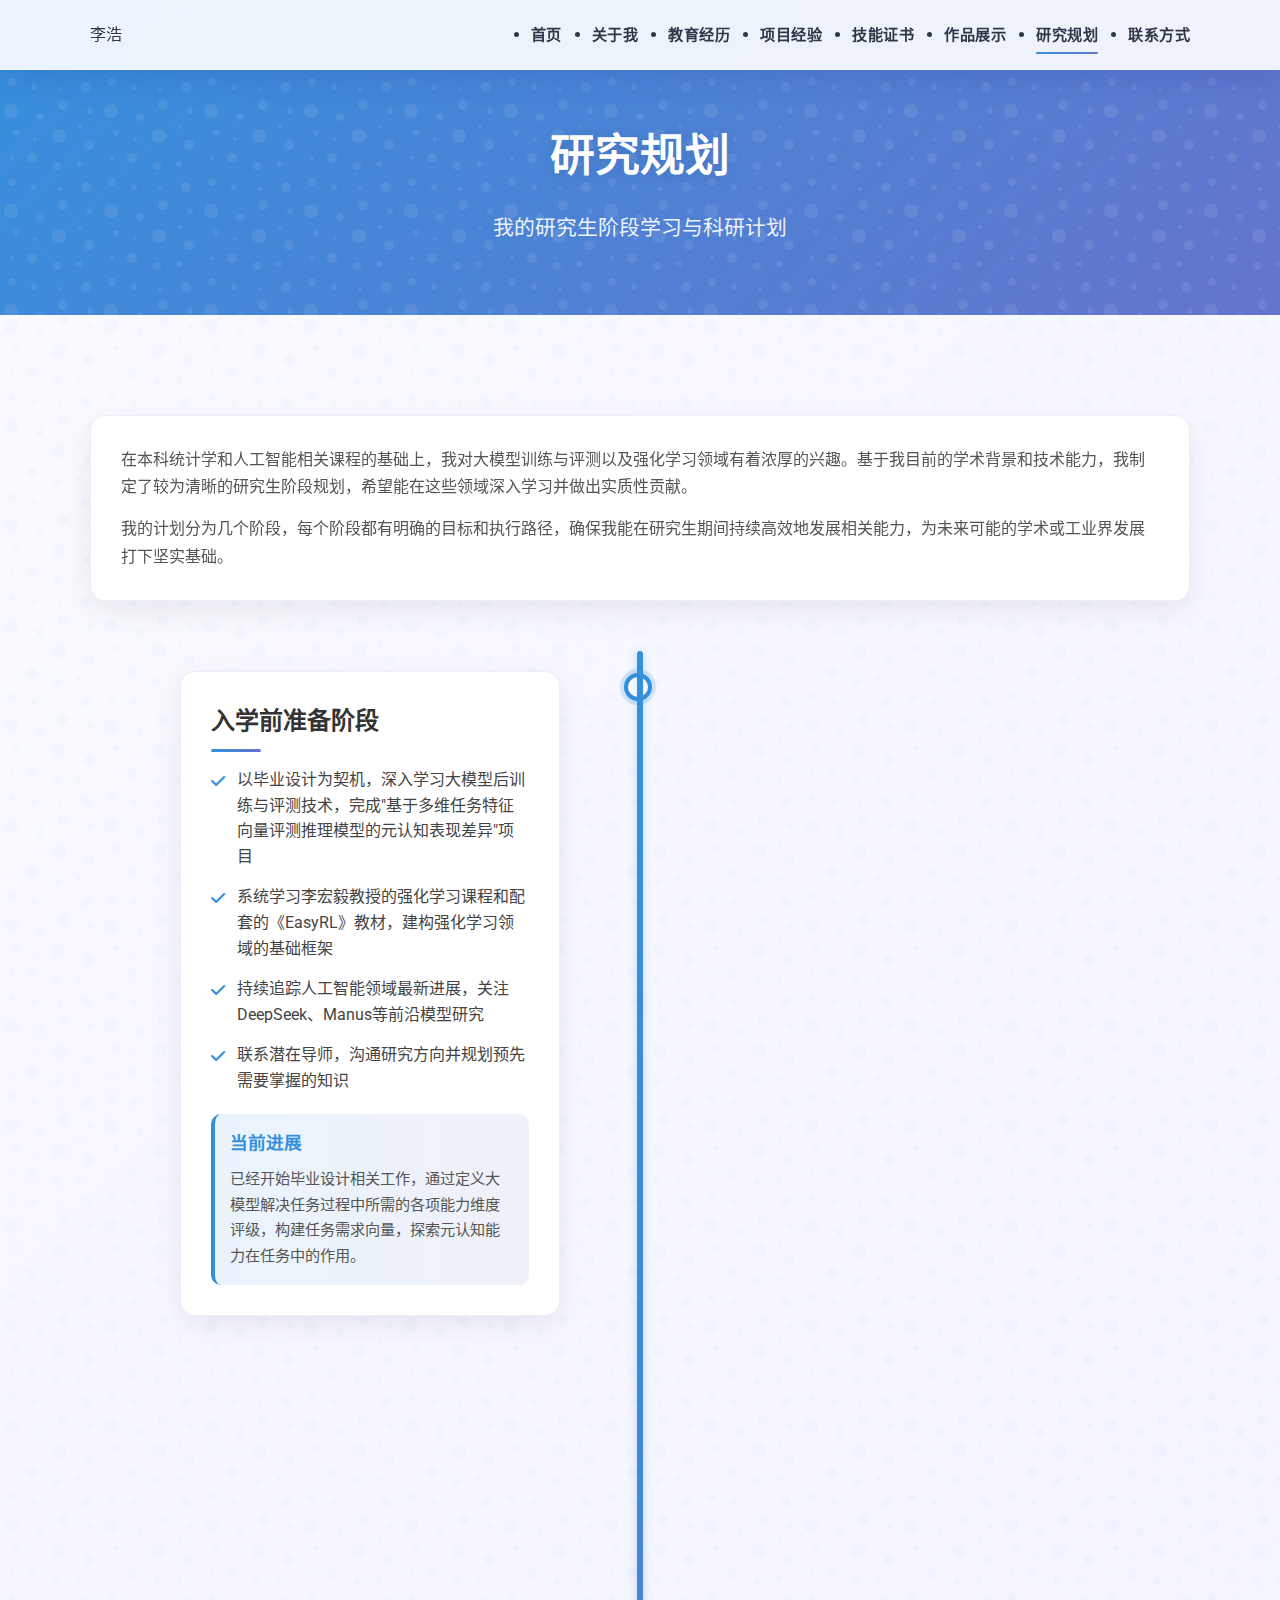
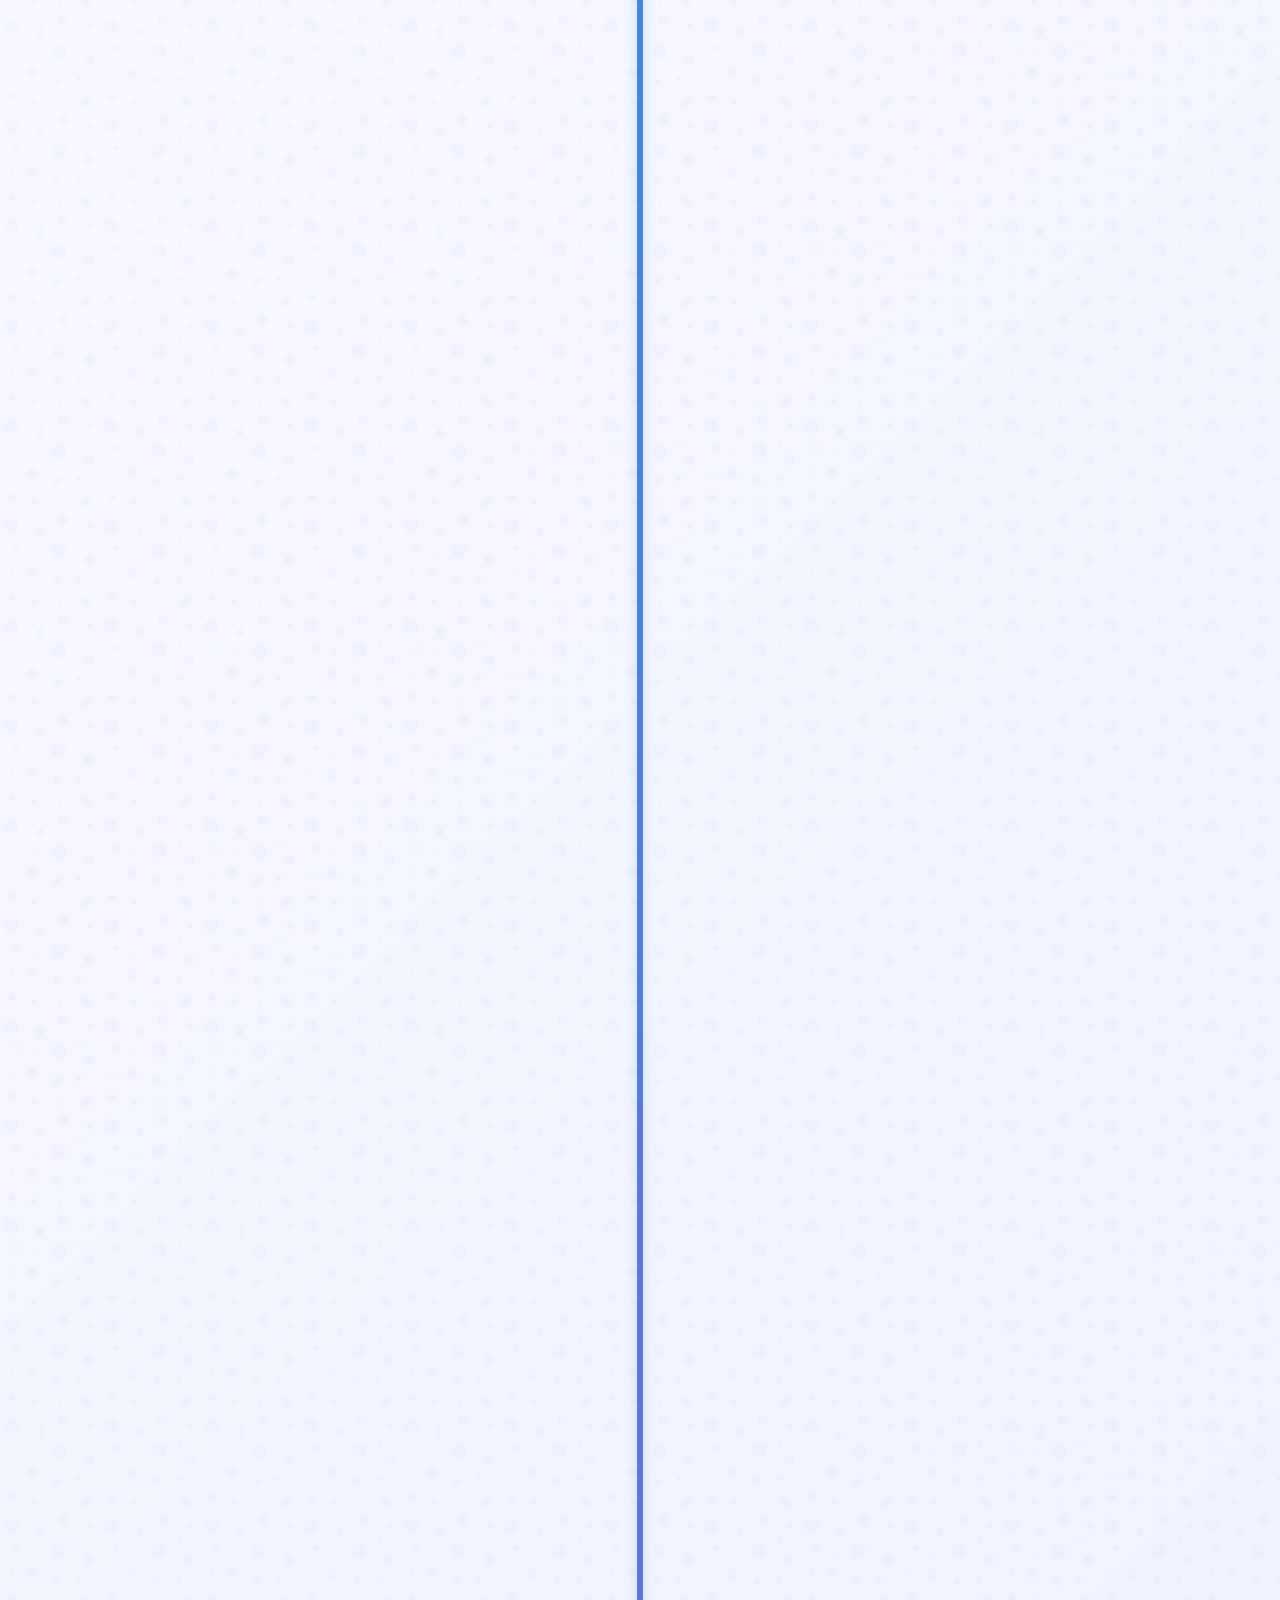
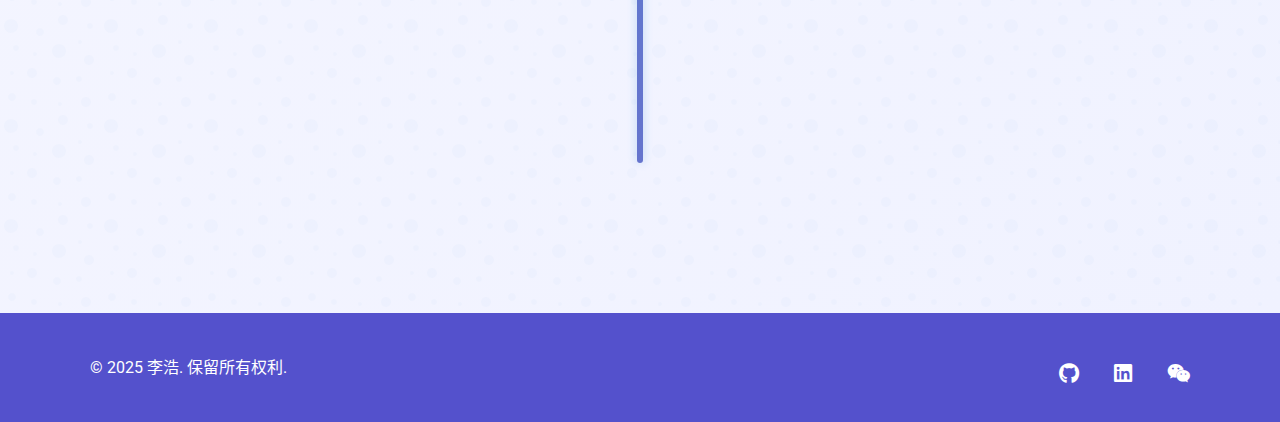
<file: ps/pages/research.html>
<!DOCTYPE html>
<html lang="zh-CN">
<head>
    <meta charset="UTF-8">
    <meta name="viewport" content="width=device-width, initial-scale=1.0">
    <title>研究规划 - 李浩个人主页</title>
    <link rel="stylesheet" href="../assets/css/main.css">
    <link rel="stylesheet" href="../assets/css/responsive.css">
    <link rel="stylesheet" href="https://cdnjs.cloudflare.com/ajax/libs/font-awesome/6.5.1/css/all.min.css">
    <link href="https://fonts.googleapis.com/css2?family=Roboto:wght@300;400;500;700;900&display=swap" rel="stylesheet">
    <link rel="shortcut icon" href="../assets/images/favicon.ico" type="image/x-icon">
    <style>
        .research-section {
            background: linear-gradient(135deg, #f9f9ff 0%, #f0f2ff 100%);
            padding: 100px 0;
            position: relative;
            overflow: hidden;
        }
        
        .research-section::before {
            content: '';
            position: absolute;
            top: 0;
            left: 0;
            width: 100%;
            height: 100%;
            background-image: url("data:image/svg+xml,%3Csvg width='100' height='100' viewBox='0 0 100 100' xmlns='http://www.w3.org/2000/svg'%3E%3Cpath d='M11 18c3.866 0 7-3.134 7-7s-3.134-7-7-7-7 3.134-7 7 3.134 7 7 7zm48 25c3.866 0 7-3.134 7-7s-3.134-7-7-7-7 3.134-7 7 3.134 7 7 7zm-43-7c1.657 0 3-1.343 3-3s-1.343-3-3-3-3 1.343-3 3 1.343 3 3 3zm63 31c1.657 0 3-1.343 3-3s-1.343-3-3-3-3 1.343-3 3 1.343 3 3 3zM34 90c1.657 0 3-1.343 3-3s-1.343-3-3-3-3 1.343-3 3 1.343 3 3 3zm56-76c1.657 0 3-1.343 3-3s-1.343-3-3-3-3 1.343-3 3 1.343 3 3 3zM12 86c2.21 0 4-1.79 4-4s-1.79-4-4-4-4 1.79-4 4 1.79 4 4 4zm28-65c2.21 0 4-1.79 4-4s-1.79-4-4-4-4 1.79-4 4 1.79 4 4 4zm23-11c2.76 0 5-2.24 5-5s-2.24-5-5-5-5 2.24-5 5 2.24 5 5 5zm-6 60c2.21 0 4-1.79 4-4s-1.79-4-4-4-4 1.79-4 4 1.79 4 4 4zm29 22c2.76 0 5-2.24 5-5s-2.24-5-5-5-5 2.24-5 5 2.24 5 5 5zM32 63c2.76 0 5-2.24 5-5s-2.24-5-5-5-5 2.24-5 5 2.24 5 5 5zm57-13c2.76 0 5-2.24 5-5s-2.24-5-5-5-5 2.24-5 5 2.24 5 5 5zm-9-21c1.105 0 2-.895 2-2s-.895-2-2-2-2 .895-2 2 .895 2 2 2zM60 91c1.105 0 2-.895 2-2s-.895-2-2-2-2 .895-2 2 .895 2 2 2zM35 41c1.105 0 2-.895 2-2s-.895-2-2-2-2 .895-2 2 .895 2 2 2zM12 60c1.105 0 2-.895 2-2s-.895-2-2-2-2 .895-2 2 .895 2 2 2z' fill='%233490dc' fill-opacity='0.05' fill-rule='evenodd'/%3E%3C/svg%3E");
            pointer-events: none;
        }
        
        .timeline-container {
            position: relative;
            max-width: 1000px;
            margin: 50px auto 0;
        }
        
        .timeline-container::after {
            content: '';
            position: absolute;
            width: 6px;
            background: linear-gradient(to bottom, #3490dc 0%, #6574cd 100%);
            top: 0;
            bottom: 0;
            left: 50%;
            margin-left: -3px;
            border-radius: 3px;
            box-shadow: 0 0 10px rgba(52, 144, 220, 0.3);
        }
        
        .timeline-item {
            padding: 20px 40px;
            position: relative;
            width: calc(50% - 40px);
            box-sizing: border-box;
            margin-bottom: 50px;
        }
        
        .timeline-item:nth-child(odd) {
            left: 0;
        }
        
        .timeline-item:nth-child(even) {
            left: 50%;
        }
        
        .timeline-item::after {
            content: '';
            position: absolute;
            width: 20px;
            height: 20px;
            background-color: white;
            border: 4px solid #3490dc;
            top: 22px;
            border-radius: 50%;
            z-index: 1;
            box-shadow: 0 0 0 4px rgba(52, 144, 220, 0.2);
        }
        
        .timeline-item:nth-child(odd)::after {
            right: -52px;
        }
        
        .timeline-item:nth-child(even)::after {
            left: -52px;
        }
        
        .timeline-content {
            padding: 30px;
            background-color: white;
            border-radius: 15px;
            box-shadow: 0 10px 30px rgba(0, 0, 0, 0.07);
            transition: all 0.3s ease;
            border: 1px solid rgba(230, 230, 250, 0.7);
            position: relative;
        }
        
        .timeline-content:hover {
            transform: translateY(-10px);
            box-shadow: 0 15px 35px rgba(0, 0, 0, 0.1);
            border-color: rgba(52, 144, 220, 0.3);
        }
        
        .timeline-content h3 {
            margin-top: 0;
            color: #333;
            font-weight: 700;
            margin-bottom: 15px;
            font-size: 1.5rem;
            position: relative;
            padding-bottom: 12px;
        }
        
        .timeline-content h3::after {
            content: '';
            position: absolute;
            bottom: 0;
            left: 0;
            width: 50px;
            height: 3px;
            background: linear-gradient(to right, #3490dc, #6574cd);
            border-radius: 3px;
        }
        
        .timeline-content ul {
            list-style-type: none;
            padding-left: 0;
            margin-bottom: 0;
        }
        
        .timeline-content ul li {
            margin-bottom: 15px;
            padding-left: 26px;
            position: relative;
            line-height: 1.6;
            color: #444;
        }
        
        .timeline-content ul li::before {
            content: "\f00c";
            font-family: "Font Awesome 6 Free";
            font-weight: 900;
            color: #3490dc;
            position: absolute;
            left: 0;
            top: 2px;
        }
        
        .timeline-content ul li:last-child {
            margin-bottom: 0;
        }
        
        .timeline-content p {
            margin-bottom: 15px;
            line-height: 1.7;
            color: #555;
        }
        
        .timeline-content .highlight {
            background: linear-gradient(to right, rgba(52, 144, 220, 0.1), rgba(101, 116, 205, 0.1));
            padding: 15px;
            border-radius: 10px;
            margin-top: 20px;
            border-left: 4px solid #3490dc;
        }
        
        .timeline-content .highlight h4 {
            margin-top: 0;
            color: #3490dc;
            font-size: 1.1rem;
            margin-bottom: 10px;
        }
        
        .timeline-content .highlight p {
            margin-bottom: 0;
            font-size: 0.95rem;
        }
        
        .page-header {
            background: linear-gradient(135deg, #3490dc 0%, #6574cd 100%);
            color: white;
            padding: 120px 0 70px;
            text-align: center;
            position: relative;
            overflow: hidden;
        }
        
        .page-header::before {
            content: '';
            position: absolute;
            top: 0;
            left: 0;
            width: 100%;
            height: 100%;
            background-image: url("data:image/svg+xml,%3Csvg width='100' height='100' viewBox='0 0 100 100' xmlns='http://www.w3.org/2000/svg'%3E%3Cpath d='M11 18c3.866 0 7-3.134 7-7s-3.134-7-7-7-7 3.134-7 7 3.134 7 7 7zm48 25c3.866 0 7-3.134 7-7s-3.134-7-7-7-7 3.134-7 7 3.134 7 7 7zm-43-7c1.657 0 3-1.343 3-3s-1.343-3-3-3-3 1.343-3 3 1.343 3 3 3zm63 31c1.657 0 3-1.343 3-3s-1.343-3-3-3-3 1.343-3 3 1.343 3 3 3zM34 90c1.657 0 3-1.343 3-3s-1.343-3-3-3-3 1.343-3 3 1.343 3 3 3zm56-76c1.657 0 3-1.343 3-3s-1.343-3-3-3-3 1.343-3 3 1.343 3 3 3zM12 86c2.21 0 4-1.79 4-4s-1.79-4-4-4-4 1.79-4 4 1.79 4 4 4zm28-65c2.21 0 4-1.79 4-4s-1.79-4-4-4-4 1.79-4 4 1.79 4 4 4zm23-11c2.76 0 5-2.24 5-5s-2.24-5-5-5-5 2.24-5 5 2.24 5 5 5zm-6 60c2.21 0 4-1.79 4-4s-1.79-4-4-4-4 1.79-4 4 1.79 4 4 4zm29 22c2.76 0 5-2.24 5-5s-2.24-5-5-5-5 2.24-5 5 2.24 5 5 5zM32 63c2.76 0 5-2.24 5-5s-2.24-5-5-5-5 2.24-5 5 2.24 5 5 5zm57-13c2.76 0 5-2.24 5-5s-2.24-5-5-5-5 2.24-5 5 2.24 5 5 5zm-9-21c1.105 0 2-.895 2-2s-.895-2-2-2-2 .895-2 2 .895 2 2 2zM60 91c1.105 0 2-.895 2-2s-.895-2-2-2-2 .895-2 2 .895 2 2 2zM35 41c1.105 0 2-.895 2-2s-.895-2-2-2-2 .895-2 2 .895 2 2 2zM12 60c1.105 0 2-.895 2-2s-.895-2-2-2-2 .895-2 2 .895 2 2 2z' fill='white' fill-opacity='0.1' fill-rule='evenodd'/%3E%3C/svg%3E");
            opacity: 0.8;
            pointer-events: none;
        }
        
        .page-header h1 {
            font-size: 2.8rem;
            margin-bottom: 20px;
            font-weight: 700;
            position: relative;
            z-index: 2;
            text-shadow: 0 2px 15px rgba(0, 0, 0, 0.1);
        }
        
        .page-header p {
            font-size: 1.3rem;
            max-width: 700px;
            margin: 0 auto;
            opacity: 0.9;
            line-height: 1.6;
            position: relative;
            z-index: 2;
        }
        
        .introduction {
            background-color: white;
            padding: 30px;
            border-radius: 15px;
            box-shadow: 0 10px 30px rgba(0, 0, 0, 0.07);
            margin-bottom: 50px;
            border: 1px solid rgba(230, 230, 250, 0.7);
            position: relative;
            z-index: 2;
        }
        
        .introduction p {
            margin-bottom: 15px;
            line-height: 1.7;
            color: #555;
        }
        
        .introduction p:last-child {
            margin-bottom: 0;
        }
        
        @media screen and (max-width: 900px) {
            .timeline-container::after {
                left: 31px;
            }
            
            .timeline-item {
                width: 100%;
                padding-left: 70px;
                padding-right: 25px;
            }
            
            .timeline-item:nth-child(even) {
                left: 0;
            }
            
            .timeline-item::after {
                left: 20px;
            }
            
            .timeline-item:nth-child(odd)::after {
                right: auto;
                left: 20px;
            }
            
            .timeline-item:nth-child(even)::after {
                left: 20px;
            }
        }
        
        @media screen and (max-width: 768px) {
            .page-header {
                padding: 100px 0 60px;
            }
            
            .page-header h1 {
                font-size: 2.2rem;
            }
            
            .page-header p {
                font-size: 1.1rem;
                padding: 0 20px;
            }
            
            .timeline-content {
                padding: 25px 20px;
            }
            
            .timeline-content h3 {
                font-size: 1.4rem;
            }
        }
        
        @media screen and (max-width: 576px) {
            .timeline-item {
                padding-left: 60px;
                padding-right: 15px;
            }
            
            .timeline-item::after {
                left: 15px;
            }
            
            .timeline-content {
                padding: 20px 15px;
            }
            
            .timeline-content h3 {
                font-size: 1.3rem;
            }
            
            .timeline-content ul li {
                font-size: 0.95rem;
            }
            
            .timeline-content .highlight {
                padding: 12px;
            }
        }
    </style>
</head>
<body>
    <!-- 导航栏 -->
    <nav class="navbar">
        <div class="container">
            <div class="logo">李浩</div>
            <div class="nav-toggle">
                <span></span>
                <span></span>
                <span></span>
            </div>
            <ul class="nav-menu">
                <li><a href="../index.html">首页</a></li>
                <li><a href="../index.html#about">关于我</a></li>
                <li><a href="../index.html#education">教育经历</a></li>
                <li><a href="../index.html#experience">项目经验</a></li>
                <li><a href="../index.html#skills">技能证书</a></li>
                <li><a href="projects.html">作品展示</a></li>
                <li class="active"><a href="research.html">研究规划</a></li>
                <li><a href="../index.html#contact">联系方式</a></li>
            </ul>
        </div>
    </nav>

    <!-- 页面标题 -->
    <header class="page-header">
        <div class="container">
            <h1>研究规划</h1>
            <p>我的研究生阶段学习与科研计划</p>
        </div>
    </header>

    <!-- 研究内容 -->
    <section class="research-section">
        <div class="container">
            <div class="introduction">
                <p>在本科统计学和人工智能相关课程的基础上，我对大模型训练与评测以及强化学习领域有着浓厚的兴趣。基于我目前的学术背景和技术能力，我制定了较为清晰的研究生阶段规划，希望能在这些领域深入学习并做出实质性贡献。</p>
                <p>我的计划分为几个阶段，每个阶段都有明确的目标和执行路径，确保我能在研究生期间持续高效地发展相关能力，为未来可能的学术或工业界发展打下坚实基础。</p>
            </div>
            
            <div class="timeline-container">
                <div class="timeline-item">
                    <div class="timeline-content">
                        <h3>入学前准备阶段</h3>
                        <ul>
                            <li>以毕业设计为契机，深入学习大模型后训练与评测技术，完成"基于多维任务特征向量评测推理模型的元认知表现差异"项目</li>
                            <li>系统学习李宏毅教授的强化学习课程和配套的《EasyRL》教材，建构强化学习领域的基础框架</li>
                            <li>持续追踪人工智能领域最新进展，关注DeepSeek、Manus等前沿模型研究</li>
                            <li>联系潜在导师，沟通研究方向并规划预先需要掌握的知识</li>
                </ul>
                        <div class="highlight">
                            <h4>当前进展</h4>
                            <p>已经开始毕业设计相关工作，通过定义大模型解决任务过程中所需的各项能力维度评级，构建任务需求向量，探索元认知能力在任务中的作用。</p>
                        </div>
                    </div>
            </div>

                <div class="timeline-item">
                    <div class="timeline-content">
                        <h3>研一阶段</h3>
                        <ul>
                            <li>认真学习专业必修课程，尤其是数学基础课程，将其发展为个人核心竞争力</li>
                            <li>充分利用产品设计与开发课程，深入产业一线考察实践，发现"大模型+"行业落地痛点</li>
                            <li>积极参与课题组科研项目，与导师和同门建立良好的学术交流关系</li>
                            <li>跟进最新研究成果，建立日常阅读相关文献的习惯，争取在第二学期结束前完成毕业论文开题</li>
                </ul>
                        <div class="highlight">
                            <h4>计划重点</h4>
                            <p>将数学理论与人工智能应用结合，利用统计学背景优势，提升在强化学习、运筹学等数学密集型研究领域的竞争力。</p>
                        </div>
                    </div>
            </div>

                <div class="timeline-item">
                    <div class="timeline-content">
                        <h3>研二阶段</h3>
                        <ul>
                            <li>深入学习研究方向内容，结合实际研究方向不断进行实验，推进毕业论文研究进度</li>
                            <li>积极参加课题组的项目和各类学术论坛、学术会议，扩展学术视野和人脉</li>
                            <li>完成专业实践部分的学分要求，将理论与实际应用相结合</li>
                            <li>争取产出高质量的研究成果，尝试在领域内重要会议或期刊上投稿</li>
                </ul>
                        <div class="highlight">
                            <h4>研究方向细化</h4>
                            <p>计划在大模型评测与强化学习结合方向深耕，研究如何构建更科学的评测体系来指导模型训练与优化。</p>
                        </div>
                    </div>
            </div>

                <div class="timeline-item">
                    <div class="timeline-content">
                        <h3>研三阶段</h3>
                        <ul>
                            <li>将重心放在毕业设计和学位论文写作上，整合前期研究成果</li>
                            <li>完成高质量的学术研究，力争发表优秀学术论文</li>
                            <li>根据个人兴趣和研究成果，考虑是否继续攻读博士学位或进入工业界</li>
                            <li>提前了解就业市场需求，做好职业规划和准备</li>
                </ul>
                        <div class="highlight">
                            <h4>长期目标</h4>
                            <p>期待能在人工智能领域做出有价值的贡献，特别是在大模型训练与评测、强化学习及多智能体系统、人工智能+社会科学等方向。希望成为人工智能与多学科交叉的复合型人才，为AGI的发展贡献自己的力量。</p>
                        </div>
                    </div>
                </div>
            </div>
        </div>
    </section>

    <!-- 页脚 -->
    <footer class="footer">
        <div class="container">
            <div class="footer-content">
                <div class="copyright">
                    <p>&copy; 2025 李浩. 保留所有权利.</p>
                </div>
                <div class="social-links">
                    <a href="#" target="_blank"><i class="fab fa-github"></i></a>
                    <a href="#" target="_blank"><i class="fab fa-linkedin"></i></a>
                    <a href="#" target="_blank"><i class="fab fa-weixin"></i></a>
                </div>
            </div>
        </div>
    </footer>

    <script src="../assets/js/main.js"></script>
    <script>
        document.addEventListener('DOMContentLoaded', function() {
            // 添加滚动动画
            const timelineItems = document.querySelectorAll('.timeline-item');
            
            function checkScroll() {
                timelineItems.forEach(item => {
                    const itemTop = item.getBoundingClientRect().top;
                    const windowHeight = window.innerHeight;
                    
                    if (itemTop < windowHeight * 0.8) {
                        item.style.opacity = '1';
                        item.style.transform = 'translateY(0)';
                    }
                });
            }
            
            // 初始化样式
            timelineItems.forEach(item => {
                item.style.opacity = '0';
                item.style.transform = 'translateY(50px)';
                item.style.transition = 'all 0.6s ease';
            });
            
            // 滚动监听
            window.addEventListener('scroll', checkScroll);
            
            // 页面加载时检查一次
            checkScroll();
        });
    </script>
</body>
</html>
</file>
<file: ps/assets/css/main.css>
/* 全局变量定义 - 基于包豪斯设计原则的简洁性和功能性 */
:root {
  --primary-color: #3490dc;
  --secondary-color: #5451cc;
  --accent-color: #6574cd;
  --text-color: #2d3748;
  --light-text: #4a5568;
  --background-color: #f7fafc;
  --white: #ffffff;
  --border-color: #e2e8f0;
  --transition: all 0.3s ease;
  --gradient-primary: linear-gradient(135deg, #3490dc 0%, #6574cd 100%);
  --btn-shadow: 0 4px 6px rgba(52, 144, 220, 0.25);
  --card-hover-shadow: 0 15px 35px rgba(52, 144, 220, 0.1);
  --spacing-unit: 8px;
  --border-radius: 15px;
  --border-radius-sm: 8px;
  
  /* 新增设计变量 */
  --glass-bg: rgba(255, 255, 255, 0.9);
  --glass-shadow: 0 8px 32px rgba(31, 38, 135, 0.15);
  --glass-border: 1px solid rgba(255, 255, 255, 0.18);
  --glass-blur: blur(12px);
  --card-border-radius: 16px;
  --card-hover-transform: translateY(-8px);
  --modern-shadow: 0 10px 30px rgba(0, 0, 0, 0.08);
}

/* 基础样式重设 - 遵循迪特·拉姆斯的"少即是多"原则 */
body {
  font-family: 'Roboto', -apple-system, BlinkMacSystemFont, 'Segoe UI', sans-serif;
  line-height: 1.6;
  color: var(--text-color);
  background-color: var(--background-color);
  font-size: 16px;
  margin: 0;
  padding: 0;
  overflow-x: hidden;
}

a {
  text-decoration: none;
  color: var(--primary-color);
  transition: color 0.3s ease;
}

a:hover {
  color: var(--secondary-color);
}

/* 容器设计 - 遵循格栅系统的一致性原则 */
.container {
  width: 100%;
  max-width: 1200px;
  margin: 0 auto;
  padding: 0 20px;
}

/* 修改部分节的背景，采用柔和的色彩渐变 - 灵感来自现代平面设计师Massimo Vignelli的作品 */
.about-section, .education-section, .contact-section {
  background: linear-gradient(135deg, #f9fafb 0%, #f3f4f6 100%);
}

.experience-section, .skills-section {
  background: linear-gradient(135deg, #f7fafc 0%, #edf2f7 100%);
}

/* 增强视觉层次感 - 基于Josef Müller-Brockmann的网格系统理念 */
section {
  padding: 80px 0;
  position: relative;
}

section .section-title {
  margin-bottom: 50px;
  position: relative;
}

section .section-title h2 {
  font-size: 2.5rem;
  font-weight: 700;
  color: var(--text-color);
  margin-bottom: 15px;
  position: relative;
  display: inline-block;
}

section .section-title h2:after {
  content: '';
  position: absolute;
  bottom: -10px;
  left: 0;
  width: 80px;
  height: 4px;
  background: linear-gradient(to right, var(--primary-color), var(--secondary-color));
  border-radius: 2px;
}

/* 增强卡片组件的视觉深度 - 借鉴Material Design原则 */
.card {
  background: var(--white);
  border-radius: 12px;
  overflow: hidden;
  box-shadow: var(--modern-shadow);
  transition: var(--transition);
}

.card:hover {
  transform: translateY(-5px);
  box-shadow: 0 15px 35px rgba(0, 0, 0, 0.1);
}

/* 按钮设计优化 - 遵循一致性原则 */
.btn {
  display: inline-block;
  padding: 12px 30px;
  background: linear-gradient(45deg, var(--primary-color), var(--secondary-color));
  color: var(--white);
  border-radius: 30px;
  font-weight: 500;
  text-align: center;
  transition: var(--transition);
  border: none;
  cursor: pointer;
  box-shadow: 0 4px 15px rgba(0, 0, 0, 0.1);
}

.btn:hover {
  transform: translateY(-2px);
  box-shadow: 0 8px 20px rgba(0, 0, 0, 0.15);
}

/* 改进导航栏设计 - 提高层次对比 */
.navbar {
  background-color: rgba(255, 255, 255, 0.95);
  backdrop-filter: blur(10px);
  -webkit-backdrop-filter: blur(10px);
  box-shadow: 0 2px 15px rgba(0, 0, 0, 0.05);
}

.navbar.sticky {
  background-color: rgba(255, 255, 255, 0.98);
  box-shadow: 0 5px 20px rgba(0, 0, 0, 0.1);
}

/* 改进页脚设计 - 简化并提高对比度 */
.footer-section {
  background-color: #1a202c;
  color: rgba(255, 255, 255, 0.8);
  padding: 30px 0;
}

.footer-content {
  display: flex;
  justify-content: space-between;
  align-items: center;
}

.social-links a {
  color: rgba(255, 255, 255, 0.8);
  margin-left: 20px;
  font-size: 1.2rem;
  transition: var(--transition);
}

.social-links a:hover {
  color: var(--primary-color);
  transform: translateY(-3px);
}

* {
  margin: 0;
  padding: 0;
  box-sizing: border-box;
}

.underline {
  height: 4px;
  width: 80px;
  background: var(--gradient-primary);
  margin: 0 auto;
  border-radius: 2px;
}

.primary-btn {
  background: var(--gradient-primary);
  color: white;
}

.secondary-btn {
  background: var(--gradient-primary); /* 改成与 primary-btn 相同的背景 */
  color: white; /* 保持文字颜色与 primary-btn 一致 */
  border: 2px solid var(--primary-color); /* 保留边框，保持与原设计的一致性 */
}

.secondary-btn:hover {
  background: var(--gradient-primary); /* 悬停时保持与默认状态一致 */
  color: white; /* 悬停时保持文字颜色 */
}

/* 导航栏 */
.navbar {
  position: fixed;
  top: 0;
  left: 0;
  width: 100%;
  z-index: 1000;
  padding: 15px 0;
  background-color: var(--glass-bg);
  backdrop-filter: var(--glass-blur);
  -webkit-backdrop-filter: var(--glass-blur);
  box-shadow: var(--glass-shadow);
  border-bottom: var(--glass-border);
  transition: all 0.4s ease;
  height: 70px;
  display: flex;
  align-items: center;
}

.navbar .container {
  display: flex;
  justify-content: space-between;
  align-items: center;
}

.logo a {
  font-size: 1.8rem;
  background: var(--gradient-primary);
  -webkit-background-clip: text;
  -webkit-text-fill-color: transparent;
  font-weight: 800;
  letter-spacing: 1px;
  transition: var(--transition);
}

.nav-menu {
  display: flex;
}

.nav-menu li {
  position: relative;
  margin-left: 30px;
}

.nav-menu a {
  color: var(--text-color);
  font-weight: 600;
  position: relative;
  padding: 25px 0;
  font-size: 0.95rem;
  letter-spacing: 0.5px;
}

.nav-menu a::after {
  content: '';
  position: absolute;
  bottom: 15px;
  left: 0;
  width: 0;
  height: 2px;
  background: var(--gradient-primary);
  transition: width 0.4s cubic-bezier(0.19, 1, 0.22, 1);
  border-radius: 2px;
}

.nav-menu a:hover::after, .nav-menu .active a::after {
  width: 100%;
}

.nav-toggle {
  display: none;
  cursor: pointer;
}

.nav-toggle span {
  display: block;
  width: 25px;
  height: 3px;
  background-color: var(--primary-color);
  margin: 5px 0;
  transition: var(--transition);
}

/* 头部区域 */
.hero {
  position: relative;
  height: 100vh;
  min-height: 600px;
  background: linear-gradient(135deg, #3a0ca3 0%, #4361ee, #4cc9f0 100%);
  display: flex;
  align-items: center;
  justify-content: center;
  text-align: center;
  overflow: hidden;
}

.hero::after {
  content: '';
  position: absolute;
  top: 0;
  left: 0;
  width: 100%;
  height: 100%;
  background-image: url('data:image/svg+xml;utf8,<svg viewBox="0 0 100 100" xmlns="http://www.w3.org/2000/svg"><circle cx="50" cy="50" r="40" fill="rgba(255, 255, 255, 0.05)"/></svg>');
  background-size: 400px 400px;
  opacity: 0.5;
  pointer-events: none;
}

.hero-content.centered {
  display: flex;
  justify-content: center;
  align-items: center;
  text-align: center;
  width: 100%;
  padding: 0;
  margin: 0;
  position: relative;
  z-index: 5;
}

.hero-text {
  text-align: center;
  max-width: 800px;
  margin: 0 auto;
  padding: 0 20px;
  background: rgba(255, 255, 255, 0.1);
  backdrop-filter: blur(10px);
  border-radius: 20px;
  padding: 40px;
  box-shadow: 0 15px 35px rgba(0, 0, 0, 0.2);
  border: 1px solid rgba(255, 255, 255, 0.2);
  animation: fadeInUp 1s ease;
}

.hero-text h1 {
  font-size: 5rem;
  font-weight: 800;
  margin-bottom: 15px;
  background: linear-gradient(135deg, #ffffff 0%, #e0e7ff 100%);
  -webkit-background-clip: text;
  -webkit-text-fill-color: transparent;
  letter-spacing: 1px;
  animation: fadeInUp 1s forwards;
}

/* 添加炫酷的名字效果 */
.glitch-effect {
  font-size: 5rem;
  font-weight: 800;
  text-transform: uppercase;
  position: relative;
  text-shadow: 
    3px 3px 0 rgba(255,255,255,0.1),
    -3px -3px 0 rgba(0,0,0,0.1);
  animation: glitch 5s infinite;
  margin-left: auto;
  margin-right: auto;
  text-align: center;
}

@keyframes glitch {
  0% { text-shadow: 3px 3px 0 rgba(255,255,255,0.1), -3px -3px 0 rgba(0,0,0,0.1); }
  1% { text-shadow: 3px 3px 0 rgba(255,255,255,0.1), -3px -3px 0 rgba(0,0,0,0.1); }
  2% { text-shadow: 3px 3px 0 rgba(255,255,255,0.1), -3px -3px 0 rgba(0,0,0,0.1); }
  3% { text-shadow: 7px -7px 0 rgba(76,201,240,0.3), -7px 7px 0 rgba(0,0,0,0.1); }
  4% { text-shadow: 3px 3px 0 rgba(255,255,255,0.1), -3px -3px 0 rgba(0,0,0,0.1); }
  5% { text-shadow: 3px 3px 0 rgba(255,255,255,0.1), -3px -3px 0 rgba(0,0,0,0.1); }
  6% { text-shadow: 3px 3px 0 rgba(255,255,255,0.1), -3px -3px 0 rgba(0,0,0,0.1); }
  7% { text-shadow: -7px 7px 0 rgba(76,201,240,0.3), 7px -7px 0 rgba(0,0,0,0.1); }
  8% { text-shadow: 3px 3px 0 rgba(255,255,255,0.1), -3px -3px 0 rgba(0,0,0,0.1); }
  100% { text-shadow: 3px 3px 0 rgba(255,255,255,0.1), -3px -3px 0 rgba(0,0,0,0.1); }
}

/* 打字机效果 */
.typing-container {
  display: flex;
  justify-content: center;
  margin-bottom: 20px;
}

.typing-text {
  color: rgba(255, 255, 255, 0.9);
  font-weight: 500;
  height: 40px;
  overflow: hidden;
}

.hero-text p {
  font-size: 1.3rem;
  margin-bottom: 30px;
  opacity: 0.9;
}

.hero-buttons {
  margin: 30px 0;
  display: flex;
  gap: 20px;
  justify-content: center;
}

.hero-social {
  margin-top: 30px;
  display: flex;
  gap: 25px;
  justify-content: center;
}

.hero-social a {
  color: white;
  font-size: 1.5rem;
  transition: all 0.3s ease;
  opacity: 0.8;
  transform: translateY(20px);
  animation: fadeInUp 0.5s ease forwards;
  animation-delay: calc(0.1s * var(--i));
}

.hero-social a:hover {
  opacity: 1;
  transform: translateY(-5px) scale(1.1);
}

/* 添加渐入动画 */
@keyframes fadeInUp {
  from {
    opacity: 0;
    transform: translateY(30px);
  }
  to {
    opacity: 1;
    transform: translateY(0);
  }
}

/* 粒子背景调整 */
#particles-js {
  position: absolute;
  width: 100%;
  height: 100%;
  top: 0;
  left: 0;
  z-index: 1;
}

.hero .container {
  position: relative;
  z-index: 2;
}

/* 关于我部分样式 */
.about-section {
  background: linear-gradient(135deg, #f0f4ff 0%, #d6e4ff 100%) !important;
  box-shadow: inset 0 0 20px rgba(66, 135, 245, 0.1) !important;
  padding: 120px 0;
  position: relative;
  overflow: hidden;
}

.about-bg {
  position: absolute;
  top: 0;
  left: 0;
  width: 100%;
  height: 100%;
  background: url('data:image/svg+xml;utf8,<svg xmlns="http://www.w3.org/2000/svg" viewBox="0 0 1440 320"><path fill="%234361ee10" fill-opacity="1" d="M0,224L48,213.3C96,203,192,181,288,181.3C384,181,480,203,576,218.7C672,235,768,245,864,224C960,203,1056,149,1152,149.3C1248,149,1344,203,1392,229.3L1440,256L1440,320L1392,320C1344,320,1248,320,1152,320C1056,320,960,320,864,320C768,320,672,320,576,320C480,320,384,320,288,320C192,320,96,320,48,320L0,320Z"></path></svg>') no-repeat bottom;
  background-size: 100% 50%;
  opacity: 0.8;
}

.about-container {
  display: flex;
  flex-direction: column;
  gap: 50px;
}

.about-profile {
  display: flex;
  align-items: center;
  gap: 40px;
  background: white;
  border-radius: 15px;
  padding: 30px;
  box-shadow: 0 10px 30px rgba(67, 97, 238, 0.1);
}

.profile-image {
  flex-shrink: 0;
}

.image-wrapper {
  width: 250px;
  height: 250px;
  border-radius: 30% 70% 70% 30% / 30% 30% 70% 70%;
  overflow: hidden;
  box-shadow: 0 15px 35px rgba(0, 0, 0, 0.1);
  border: 5px solid white;
  transition: all 0.5s ease;
  animation: morphing 10s linear infinite;
}

@keyframes morphing {
  0% { border-radius: 30% 70% 70% 30% / 30% 30% 70% 70%; }
  25% { border-radius: 58% 42% 75% 25% / 76% 46% 54% 24%; }
  50% { border-radius: 50% 50% 33% 67% / 55% 27% 73% 45%; }
  75% { border-radius: 33% 67% 58% 42% / 63% 68% 32% 37%; }
  100% { border-radius: 30% 70% 70% 30% / 30% 30% 70% 70%; }
}

.image-wrapper img {
  width: 100%;
  height: 100%;
  object-fit: cover;
}

.profile-info {
  flex: 1;
}

.profile-info h3 {
  font-size: 2.2rem;
  margin-bottom: 5px;
  color: var(--secondary-color);
  background: var(--gradient-primary);
  -webkit-background-clip: text;
  -webkit-text-fill-color: transparent;
}

.profile-title {
  font-size: 1.2rem;
  color: var(--accent-color);
  margin-bottom: 15px;
  font-weight: 500;
}

.profile-description {
  margin-bottom: 20px;
  line-height: 1.8;
}

.profile-contact {
  display: flex;
  flex-wrap: wrap;
  gap: 15px;
}

.contact-item {
  display: flex;
  align-items: center;
  gap: 10px;
  background: var(--light-bg);
  padding: 8px 15px;
  border-radius: 50px;
  font-size: 0.9rem;
}

.contact-item i {
  color: var(--primary-color);
}

.about-cards {
  display: grid;
  grid-template-columns: repeat(auto-fit, minmax(300px, 1fr));
  gap: 30px;
  margin-top: 50px;
}

.about-card {
  background: white;
  border-radius: var(--card-border-radius);
  padding: 30px;
  box-shadow: var(--modern-shadow);
  border: 1px solid rgba(237, 242, 255, 0.7);
  transition: transform 0.4s ease, box-shadow 0.4s ease;
  position: relative;
  overflow: hidden;
  height: 100%;
  display: flex;
  flex-direction: column;
}

.about-card h4 {
  font-size: 1.3rem;
  margin-bottom: 15px;
  color: var(--secondary-color);
  text-align: center;
}

.about-card p {
  flex-grow: 1;
  margin-bottom: 15px;
  line-height: 1.6;
}

.card-icon {
  width: 70px;
  height: 70px;
  background: var(--gradient-primary);
  border-radius: 50%;
  display: flex;
  align-items: center;
  justify-content: center;
  margin: 0 auto 20px;
  color: white;
  font-size: 1.8rem;
  box-shadow: 0 10px 20px rgba(67, 97, 238, 0.2);
}

.about-card::before {
  content: "";
  position: absolute;
  top: 0;
  left: 0;
  right: 0;
  height: 3px;
  background: var(--gradient-primary);
  opacity: 0;
  transition: opacity 0.3s ease;
}

.about-card:hover {
  transform: var(--card-hover-transform);
  box-shadow: 0 15px 40px rgba(67, 97, 238, 0.15);
  border-color: rgba(67, 97, 238, 0.2);
}

.about-card:hover::before {
  opacity: 1;
}

.card-highlight {
  font-weight: 600;
  color: var(--primary-color);
}

.card-tags {
  display: flex;
  flex-wrap: wrap;
  justify-content: center;
  gap: 10px;
  margin-top: 15px;
}

.card-tags span {
  background: var(--light-bg);
  color: var(--primary-color);
  padding: 5px 12px;
  border-radius: 50px;
  font-size: 0.85rem;
  font-weight: 500;
  transition: all 0.3s ease;
}

.card-tags span:hover {
  background: var(--primary-color);
  color: white;
  transform: translateY(-3px);
}

@media screen and (max-width: 992px) {
  .about-profile {
    flex-direction: column;
    text-align: center;
  }
  
  .profile-contact {
    justify-content: center;
  }
}

/* 教育和经历部分 */
.education-section, .experience-section {
  padding: 100px 0;
}

.timeline {
  position: relative;
  max-width: 1200px;
  margin: 0 auto;
}

.timeline::after {
  content: '';
  position: absolute;
  width: 4px;
  background: linear-gradient(to bottom, var(--primary-color), var(--accent-color));
  top: 0;
  bottom: 0;
  left: 50%;
  margin-left: -2px;
  border-radius: 4px;
  box-shadow: 0 0 10px rgba(67, 97, 238, 0.2);
}

.timeline-item {
  padding: 10px 40px;
  position: relative;
  width: 50%;
  transition: transform 0.3s ease;
}

.timeline-item:hover {
  transform: translateY(-5px);
}

.timeline-item:nth-child(odd) {
  left: 0;
}

.timeline-item:nth-child(even) {
  left: 50%;
}

.timeline-icon {
  width: 60px;
  height: 60px;
  background: var(--gradient-primary);
  border-radius: 50%;
  position: absolute;
  top: 20px;
  display: flex;
  align-items: center;
  justify-content: center;
  color: white;
  font-size: 25px;
  z-index: 2;
  box-shadow: 0 0 0 6px white, 0 0 0 12px rgba(67, 97, 238, 0.1);
  transition: transform 0.4s cubic-bezier(0.175, 0.885, 0.32, 1.275);
}

.timeline-item:nth-child(odd) .timeline-icon {
  right: -30px;
}

.timeline-item:nth-child(even) .timeline-icon {
  left: -30px;
}

.timeline-item:hover .timeline-icon {
  transform: scale(1.2) rotate(15deg);
}

.timeline-content {
  padding: 25px;
  background: white;
  border-radius: var(--card-border-radius);
  box-shadow: var(--modern-shadow);
  transition: transform 0.4s ease, box-shadow 0.4s ease;
  border: 1px solid rgba(237, 242, 255, 0.7);
}

.timeline-content:hover {
  transform: var(--card-hover-transform);
  box-shadow: 0 15px 40px rgba(67, 97, 238, 0.15);
}

.timeline-content h3 {
  color: var(--secondary-color);
  margin-bottom: 5px;
  font-size: 1.5rem;
}

.timeline-content h4 {
  color: var(--primary-color);
  margin-bottom: 15px;
  font-size: 1.1rem;
  font-weight: 600;
}

.timeline-content ul {
  margin-top: 15px;
  list-style-type: none;
}

.timeline-content ul li {
  position: relative;
  padding-left: 20px;
  margin-bottom: 8px;
  line-height: 1.7;
}

.timeline-content ul li:before {
  content: "•";
  color: var(--primary-color);
  font-weight: bold;
  position: absolute;
  left: 0;
  top: 0;
}

/* 技能与证书部分 */
.skills-section {
  padding: 100px 0;
  background: linear-gradient(135deg, #f5f9ff 0%, #e6f0ff 100%);
  position: relative;
  overflow: hidden;
}

.skills-section::before {
  content: '';
  position: absolute;
  top: 0;
  left: 0;
  width: 100%;
  height: 100%;
  background-image: url("data:image/svg+xml,%3Csvg width='100' height='100' viewBox='0 0 100 100' xmlns='http://www.w3.org/2000/svg'%3E%3Cpath d='M11 18c3.866 0 7-3.134 7-7s-3.134-7-7-7-7 3.134-7 7 3.134 7 7 7zm48 25c3.866 0 7-3.134 7-7s-3.134-7-7-7-7 3.134-7 7 3.134 7 7 7zm-43-7c1.657 0 3-1.343 3-3s-1.343-3-3-3-3 1.343-3 3 1.343 3 3 3zm63 31c1.657 0 3-1.343 3-3s-1.343-3-3-3-3 1.343-3 3 1.343 3 3 3zM34 90c1.657 0 3-1.343 3-3s-1.343-3-3-3-3 1.343-3 3 1.343 3 3 3zm56-76c1.657 0 3-1.343 3-3s-1.343-3-3-3-3 1.343-3 3 1.343 3 3 3zM12 86c2.21 0 4-1.79 4-4s-1.79-4-4-4-4 1.79-4 4 1.79 4 4 4zm28-65c2.21 0 4-1.79 4-4s-1.79-4-4-4-4 1.79-4 4 1.79 4 4 4zm23-11c2.76 0 5-2.24 5-5s-2.24-5-5-5-5 2.24-5 5 2.24 5 5 5zm-6 60c2.21 0 4-1.79 4-4s-1.79-4-4-4-4 1.79-4 4 1.79 4 4 4zm29 22c2.76 0 5-2.24 5-5s-2.24-5-5-5-5 2.24-5 5 2.24 5 5 5zM32 63c2.76 0 5-2.24 5-5s-2.24-5-5-5-5 2.24-5 5 2.24 5 5 5zm57-13c2.76 0 5-2.24 5-5s-2.24-5-5-5-5 2.24-5 5 2.24 5 5 5zm-9-21c1.105 0 2-.895 2-2s-.895-2-2-2-2 .895-2 2 .895 2 2 2zM60 91c1.105 0 2-.895 2-2s-.895-2-2-2-2 .895-2 2 .895 2 2 2zM35 41c1.105 0 2-.895 2-2s-.895-2-2-2-2 .895-2 2 .895 2 2 2zM12 60c1.105 0 2-.895 2-2s-.895-2-2-2-2 .895-2 2 .895 2 2 2z' fill='%233490dc' fill-opacity='0.05' fill-rule='evenodd'/%3E%3C/svg%3E");
  pointer-events: none;
}

.skills-container {
  display: grid;
  grid-template-columns: repeat(auto-fill, minmax(280px, 1fr));
  gap: 30px;
  margin-top: 50px;
}

.skill-category {
  background: rgba(255, 255, 255, 0.9);
  padding: 30px;
  border-radius: 15px;
  box-shadow: 0 10px 30px rgba(0, 0, 0, 0.08);
  transition: all 0.3s ease;
  position: relative;
  overflow: hidden;
  border: 1px solid rgba(230, 230, 250, 0.7);
}

.skill-category:hover {
  transform: translateY(-10px);
  box-shadow: 0 15px 35px rgba(0, 0, 0, 0.1);
  border-color: rgba(52, 144, 220, 0.3);
}

.skill-icon {
  margin-bottom: 20px;
  text-align: center;
}

.skill-icon i {
  font-size: 2.5rem;
  color: #3490dc;
  background: linear-gradient(135deg, #3490dc 0%, #6574cd 100%);
  -webkit-background-clip: text;
  -webkit-text-fill-color: transparent;
  animation: float 3s ease-in-out infinite;
}

@keyframes float {
  0% {
    transform: translateY(0px);
  }
  50% {
    transform: translateY(-10px);
  }
  100% {
    transform: translateY(0px);
  }
}

.skill-category h3 {
  font-size: 1.5rem;
  color: #333;
  margin-bottom: 20px;
  text-align: center;
  position: relative;
}

.skill-category h3:after {
  content: '';
  position: absolute;
  bottom: -10px;
  left: 50%;
  width: 50px;
  height: 3px;
  background: linear-gradient(to right, #3490dc, #6574cd);
  transform: translateX(-50%);
  border-radius: 3px;
}

.skill-item {
  margin-bottom: 15px;
  position: relative;
}

.skill-name {
  font-weight: 600;
  color: #444;
  margin-bottom: 5px;
  display: block;
}

.skill-bar {
  height: 8px;
  background: rgba(200, 200, 200, 0.3);
  border-radius: 10px;
  margin-bottom: 10px;
  overflow: hidden;
  position: relative;
}

.skill-level {
  height: 100%;
  background: linear-gradient(to right, #3490dc, #6574cd);
  border-radius: 10px;
  position: absolute;
  top: 0;
  left: 0;
  transition: width 1.5s ease-in-out;
  width: 0;
}

.skill-description {
  background: rgba(240, 240, 250, 0.5);
  border-radius: 8px;
  padding: 10px;
  font-size: 0.9rem;
  color: #555;
  line-height: 1.5;
  margin-top: 5px;
  border-left: 3px solid #3490dc;
  transform: translateY(10px);
  opacity: 0.8;
  transition: all 0.3s ease;
}

.skill-item:hover .skill-description {
  transform: translateY(0);
  opacity: 1;
}

/* 添加技能等级展示的动画 */
.skills-section.animate .skill-level {
  width: 0 !important;
}

/* 滚动到视窗内触发动画 */
.appear {
  animation: appear 0.8s forwards;
}

@keyframes appear {
  from {
    opacity: 0;
    transform: translateY(30px);
  }
  to {
    opacity: 1;
    transform: translateY(0);
  }
}

/* 联系部分 */
.contact-section {
  background: linear-gradient(135deg, #f5f7ff 0%, #e6edff 100%);
  padding: 120px 0;
  position: relative;
}

.contact-section::before {
  content: '';
  position: absolute;
  bottom: 0;
  right: 0;
  width: 300px;
  height: 300px;
  background: radial-gradient(circle, rgba(76, 201, 240, 0.1) 0%, rgba(67, 97, 238, 0) 70%);
  border-radius: 50%;
}

/* 新的联系容器样式 */
.contact-container {
  display: flex;
  flex-wrap: wrap;
  gap: 30px;
  margin-top: 50px;
  justify-content: center;
}

/* 便利贴样式 */
.sticky-notes {
  flex: 1;
  display: flex;
  flex-wrap: wrap;
  gap: 30px;
  justify-content: center;
  padding: 20px;
  min-width: 300px;
  max-width: 500px;
}

.sticky-note {
  background-color: #fff9c4;
  width: 100%;
  padding: 25px;
  box-shadow: 0 10px 15px rgba(0, 0, 0, 0.1);
  border-radius: 2px;
  position: relative;
  transform: rotate(1deg);
  transition: all 0.3s ease;
  min-height: 250px;
}

.sticky-note:nth-child(odd) {
  background-color: #ffecb3;
  transform: rotate(-1deg);
}

.sticky-note:hover {
  transform: scale(1.02) rotate(0);
  box-shadow: 0 15px 30px rgba(0, 0, 0, 0.15);
  z-index: 10;
}

.sticky-content {
  position: relative;
  z-index: 2;
}

.sticky-content h3 {
  font-size: 1.3rem;
  margin-bottom: 15px;
  font-family: 'Comic Sans MS', cursive, sans-serif;
  color: #333;
  border-bottom: 2px dashed rgba(0, 0, 0, 0.1);
  padding-bottom: 10px;
}

.sticky-content p {
  font-size: 0.95rem;
  line-height: 1.6;
  color: #555;
  margin-bottom: 10px;
}

.sticky-pin {
  width: 12px;
  height: 12px;
  border-radius: 50%;
  background: radial-gradient(circle at 4px 4px, #ff5252, #b71c1c);
  position: absolute;
  top: 10px;
  left: 50%;
  transform: translateX(-50%);
  box-shadow: 0 2px 5px rgba(0, 0, 0, 0.2);
  z-index: 3;
}

.sticky-contact {
  display: flex;
  align-items: center;
  margin-bottom: 12px;
  font-size: 0.9rem;
}

.sticky-contact i {
  margin-right: 10px;
  color: var(--primary-color);
  font-size: 1.1rem;
}

/* 留言板样式 */
.message-board {
  flex: 1;
  background: white;
  border-radius: 15px;
  padding: 30px;
  box-shadow: 0 10px 30px rgba(0, 0, 0, 0.08);
  min-width: 300px;
  max-width: 500px;
  position: relative;
}

.message-board h3 {
  font-size: 1.5rem;
  margin-bottom: 20px;
  color: var(--primary-color);
  text-align: center;
}

.message-board::before {
  content: '';
  position: absolute;
  top: 0;
  left: 0;
  width: 100%;
  height: 100%;
  background: linear-gradient(to bottom, rgba(255, 255, 255, 0.9), rgba(255, 255, 255, 0.5));
  border-radius: 15px;
  z-index: -1;
}

.form-group {
  margin-bottom: 20px;
}

.form-group input, .form-group textarea {
  width: 100%;
  padding: 15px 20px;
  border: 1px solid var(--border-color);
  border-radius: 12px;
  background-color: white;
  font-size: 1rem;
  color: var(--text-color);
  transition: all 0.3s ease;
}

.form-group input:focus, .form-group textarea:focus {
  border-color: var(--primary-color);
  box-shadow: 0 0 0 3px rgba(67, 97, 238, 0.1);
  outline: none;
}

.form-group textarea {
  min-height: 150px;
  resize: vertical;
}

.message-board .btn {
  width: 100%;
  padding: 15px;
  margin-top: 10px;
  font-size: 1rem;
}

@media (max-width: 992px) {
  .contact-container {
    flex-direction: column;
    align-items: center;
  }
  
  .sticky-notes, .message-board {
    max-width: 100%;
  }
}

/* 页脚 */
.footer {
  background-color: var(--secondary-color);
  color: white;
  padding: 30px 0;
}

.footer-content {
  display: flex;
  justify-content: space-between;
  align-items: center;
}

.social-links {
  display: flex;
  gap: 15px;
}

.social-links a {
  color: white;
  font-size: 1.3rem;
  transition: var(--transition);
}

.social-links a:hover {
  color: var(--accent-color);
  transform: translateY(-3px);
}

/* 页面头部样式 - 添加到main.css文件末尾 */
.page-header {
  background-color: var(--secondary-color);
  color: white;
  padding: 100px 0 50px;
  text-align: center;
}

.page-header h1 {
  font-size: 2.5rem;
  margin-bottom: 15px;
}

.page-header p {
  font-size: 1.2rem;
  max-width: 600px;
  margin: 0 auto;
}

/* 添加到main.css */
.preloader {
  position: fixed;
  top: 0;
  left: 0;
  width: 100%;
  height: 100%;
  background: white;
  z-index: 9999;
  display: flex;
  justify-content: center;
  align-items: center;
  transition: opacity 0.5s ease, visibility 0.5s ease;
}

.preloader.fade-out {
  opacity: 0;
  visibility: hidden;
}

.loader {
  width: 50px;
  height: 50px;
  border: 4px solid rgba(67, 97, 238, 0.1);
  border-radius: 50%;
  border-top-color: var(--primary-color);
  animation: spin 1s infinite ease-in-out;
}

@keyframes spin {
  0% { transform: rotate(0deg); }
  100% { transform: rotate(360deg); }
}

/* 页面元素淡入效果 */
.fade-in {
  animation: fadeIn 0.8s ease forwards;
  opacity: 0;
}

@keyframes fadeIn {
  from { opacity: 0; transform: translateY(20px); }
  to { opacity: 1; transform: translateY(0); }
}

/* 添加全局动画 */
@keyframes fadeIn {
  from {
    opacity: 0;
  }
  to {
    opacity: 1;
  }
}

@keyframes float {
  0% {
    transform: translateY(0px);
  }
  50% {
    transform: translateY(-10px);
  }
  100% {
    transform: translateY(0px);
  }
}

/* 滚动进度条 */
.scroll-progress {
  position: fixed;
  top: 0;
  left: 0;
  height: 4px;
  background: var(--gradient-accent);
  z-index: 9999;
  width: 0%;
  transition: width 0.1s ease;
  box-shadow: 0 0 10px rgba(76, 201, 240, 0.5);
}

/* 改进卡片视觉效果 */
.about-card, .project-card, .contact-item, .timeline-content {
  border-radius: var(--card-border-radius);
  box-shadow: var(--modern-shadow);
  transition: transform 0.4s ease, box-shadow 0.4s ease;
  overflow: hidden;
}

.about-card:hover, .project-card:hover, .timeline-content:hover {
  transform: var(--card-hover-transform);
  box-shadow: 0 15px 40px rgba(67, 97, 238, 0.15);
}

/* 添加微妙的卡片边缘发光效果 */
.about-card:before, .project-card:before {
  content: "";
  position: absolute;
  top: 0;
  left: 0;
  right: 0;
  height: 3px;
  background: var(--gradient-primary);
  opacity: 0;
  transition: opacity 0.3s ease;
}

.about-card:hover:before, .project-card:hover:before {
  opacity: 1;
}

/* 添加细微的背景图案 */
.bg-pattern {
  position: absolute;
  top: 0;
  left: 0;
  width: 100%;
  height: 100%;
  background-image: url("data:image/svg+xml,%3Csvg width='60' height='60' viewBox='0 0 60 60' xmlns='http://www.w3.org/2000/svg'%3E%3Cg fill='none' fill-rule='evenodd'%3E%3Cg fill='%234361ee' fill-opacity='0.05'%3E%3Cpath d='M36 34v-4h-2v4h-4v2h4v4h2v-4h4v-2h-4zm0-30V0h-2v4h-4v2h4v4h2V6h4V4h-4zM6 34v-4H4v4H0v2h4v4h2v-4h4v-2H6zM6 4V0H4v4H0v2h4v4h2V6h4V4H6z'/%3E%3C/g%3E%3C/g%3E%3C/svg%3E");
  opacity: 0.5;
}

section {
  position: relative;
  padding: 120px 0;
  overflow: hidden;
}

section:nth-child(odd) {
  background-color: white;
}

/* 恢复侧边栏联系方式悬浮显示 */
.side-contact {
  position: fixed;
  right: 20px;
  bottom: 100px;
  z-index: 999;
}

.contact-toggle {
  width: 50px;
  height: 50px;
  background: var(--gradient-primary);
  border-radius: 50%;
  display: flex;
  align-items: center;
  justify-content: center;
  color: white;
  font-size: 20px;
  cursor: pointer;
  box-shadow: 0 5px 15px rgba(67, 97, 238, 0.3);
  transition: all 0.3s ease;
}

.contact-toggle:hover {
  transform: scale(1.1);
}

.contact-panel {
  position: absolute;
  right: 60px;
  bottom: 0;
  width: 300px;
  background: white;
  border-radius: 10px;
  box-shadow: 0 10px 30px rgba(0, 0, 0, 0.1);
  overflow: hidden;
  transform: translateX(20px);
  opacity: 0;
  visibility: hidden;
  transition: all 0.3s ease;
}

.side-contact.active .contact-panel {
  transform: translateX(0);
  opacity: 1;
  visibility: visible;
}

/* 研究计划部分样式 */
.research-section {
  background: linear-gradient(135deg, #f5f7ff 0%, #e6edff 100%);
  padding: 100px 0;
  position: relative;
  overflow: hidden;
}

.research-section::before {
  content: '';
  position: absolute;
  top: 0;
  left: 0;
  width: 100%;
  height: 100%;
  background-image: url('data:image/svg+xml;utf8,<svg width="30" height="30" viewBox="0 0 30 30" xmlns="http://www.w3.org/2000/svg"><path d="M15 0C6.716 0 0 6.716 0 15c0 8.284 6.716 15 15 15 8.284 0 15-6.716 15-15 0-8.284-6.716-15-15-15zm0 3c6.627 0 12 5.373 12 12s-5.373 12-12 12S3 21.627 3 15 8.373 3 15 3z" fill="%234361ee12"/></svg>');
  opacity: 0.5;
  pointer-events: none;
}

.research-container {
  display: flex;
  flex-direction: column;
  gap: 30px;
  position: relative;
  z-index: 2;
}

.research-container::before {
  content: '';
  position: absolute;
  top: 0;
  left: 35px;
  width: 4px;
  height: 100%;
  background: linear-gradient(to bottom, var(--primary-color), var(--accent-color));
  border-radius: 4px;
  z-index: 1;
}

.research-phase {
  display: flex;
  gap: 20px;
  position: relative;
  z-index: 2;
  transition: var(--transition);
}

.research-phase:hover {
  transform: translateY(-5px);
}

.phase-icon {
  width: 70px;
  height: 70px;
  border-radius: 50%;
  background: var(--gradient-primary);
  display: flex;
  align-items: center;
  justify-content: center;
  color: white;
  font-size: 1.5rem;
  box-shadow: 0 10px 20px rgba(67, 97, 238, 0.2);
  flex-shrink: 0;
  position: relative;
  z-index: 2;
  transition: transform 0.4s cubic-bezier(0.175, 0.885, 0.32, 1.275);
}

.research-phase:hover .phase-icon {
  transform: scale(1.1) rotate(10deg);
}

.phase-content {
  background: white;
  border-radius: 15px;
  padding: 25px;
  box-shadow: 0 10px 30px rgba(0, 0, 0, 0.05);
  flex: 1;
  transition: var(--transition);
  border-left: 4px solid var(--primary-color);
}

.phase-content:hover {
  box-shadow: 0 15px 40px rgba(67, 97, 238, 0.15);
}

.phase-content h3 {
  color: var(--primary-color);
  margin-bottom: 15px;
  font-size: 1.3rem;
  position: relative;
  display: inline-block;
}

.phase-content h3::after {
  content: '';
  position: absolute;
  bottom: -5px;
  left: 0;
  width: 40px;
  height: 3px;
  background: var(--gradient-primary);
  border-radius: 2px;
}

.phase-content ul {
  margin-left: 20px;
  list-style-type: none;
}

.phase-content ul li {
  position: relative;
  margin-bottom: 10px;
  padding-left: 20px;
  line-height: 1.6;
}

.phase-content ul li::before {
  content: '';
  position: absolute;
  left: 0;
  top: 10px;
  width: 8px;
  height: 8px;
  border-radius: 50%;
  background: var(--primary-color);
}

.phase-content ul li strong {
  color: var(--secondary-color);
  font-weight: 600;
}

@media screen and (max-width: 768px) {
  .research-container::before {
    left: 25px;
  }
  
  .phase-icon {
    width: 50px;
    height: 50px;
    font-size: 1.2rem;
  }
  
  .phase-content {
    padding: 15px;
  }
}

/* 滚动条美化 */
::-webkit-scrollbar {
  width: 10px;
}

::-webkit-scrollbar-track {
  background: #f1f1f1;
  border-radius: 10px;
}

::-webkit-scrollbar-thumb {
  background: linear-gradient(180deg, var(--primary-color), var(--secondary-color));
  border-radius: 10px;
}

::-webkit-scrollbar-thumb:hover {
  background: var(--secondary-color);
}

/* 研究方向智能分析系统样式 */
.research-analyzer {
    flex: 1;
    background: linear-gradient(135deg, #f0f7ff 0%, #e0eaff 100%);
    border-radius: 16px;
    box-shadow: 0 15px 35px rgba(66, 135, 245, 0.1);
    padding: 25px;
    transition: all 0.3s ease;
    max-width: 550px;
    position: relative;
}

.research-analyzer h3 {
    text-align: center;
    margin-bottom: 20px;
    color: #2c3e50;
    font-weight: 600;
}

.model-selector {
    display: flex;
    align-items: center;
    justify-content: center;
    margin-bottom: 20px;
    gap: 10px;
}

.model-selector span {
    font-size: 14px;
    color: #5a6a7e;
}

.model-selector select {
    padding: 8px 12px;
    border-radius: 8px;
    border: 1px solid #e0e6ed;
    background-color: white;
    color: #2c3e50;
    font-size: 14px;
    cursor: pointer;
    transition: all 0.3s;
}

.model-selector select:focus {
    outline: none;
    border-color: #4287f5;
    box-shadow: 0 0 0 2px rgba(66, 135, 245, 0.2);
}

.analyzer-tabs {
    display: flex;
    background: white;
    border-radius: 10px;
    overflow: hidden;
    margin-bottom: 20px;
    box-shadow: 0 2px 10px rgba(0, 0, 0, 0.05);
}

.analyzer-tabs .tab {
    flex: 1;
    text-align: center;
    padding: 12px;
    cursor: pointer;
    transition: all 0.3s;
    font-size: 14px;
    color: #5a6a7e;
    position: relative;
}

.analyzer-tabs .tab.active {
    background: #4287f5;
    color: white;
    font-weight: 500;
}

.analyzer-tabs .tab:not(.active):hover {
    background: #f5f7ff;
}

.analyzer-content {
    margin-bottom: 20px;
}

.tab-pane {
    display: none;
}

.tab-pane.active {
    display: block;
    animation: fadeIn 0.3s ease;
}

.prompt-container {
    background: white;
    border-radius: 12px;
    padding: 15px;
    box-shadow: 0 5px 15px rgba(0, 0, 0, 0.05);
    margin-bottom: 20px;
}

.prompt-container textarea {
    width: 100%;
    min-height: 100px;
    border: 1px solid #e0e6ed;
    border-radius: 8px;
    padding: 12px;
    font-size: 14px;
    resize: vertical;
    transition: border-color 0.3s;
}

.prompt-container textarea:focus {
    border-color: #4287f5;
    outline: none;
    box-shadow: 0 0 0 2px rgba(66, 135, 245, 0.2);
}

.prompt-footer {
    display: flex;
    justify-content: space-between;
    align-items: center;
    margin-top: 10px;
}

.word-count {
    font-size: 12px;
    color: #5a6a7e;
}

.result-container {
    background: white;
    border-radius: 12px;
    box-shadow: 0 5px 15px rgba(0, 0, 0, 0.05);
    overflow: hidden;
    display: none;
}

.result-container.active {
    display: block;
    animation: slideUp 0.4s ease;
}

.result-header {
    display: flex;
    justify-content: space-between;
    align-items: center;
    padding: 15px;
    border-bottom: 1px solid #f0f4f8;
}

.result-header h4 {
    margin: 0;
    color: #2c3e50;
    font-weight: 600;
}

.result-actions {
    display: flex;
    gap: 10px;
}

.btn-icon {
    width: 32px;
    height: 32px;
    border-radius: 50%;
    display: flex;
    align-items: center;
    justify-content: center;
    border: none;
    background: #f5f7ff;
    color: #4287f5;
    cursor: pointer;
    transition: all 0.3s;
}

.btn-icon:hover {
    background: #e0eaff;
}

.result-content {
    padding: 20px;
    min-height: 150px;
    max-height: 300px;
    overflow-y: auto;
}

.typing-indicator {
    display: flex;
    align-items: center;
    justify-content: center;
    gap: 5px;
    margin: 20px 0;
}

.typing-indicator span {
    display: inline-block;
    width: 8px;
    height: 8px;
    background-color: #4287f5;
    border-radius: 50%;
    animation: typing 1.4s infinite ease-in-out both;
}

.typing-indicator span:nth-child(1) {
    animation-delay: -0.32s;
}

.typing-indicator span:nth-child(2) {
    animation-delay: -0.16s;
}

.result-text {
    font-size: 14px;
    line-height: 1.6;
    color: #2c3e50;
    white-space: pre-wrap;
}

.contact-form-container {
    background: white;
    border-radius: 12px;
    padding: 20px;
    box-shadow: 0 5px 15px rgba(0, 0, 0, 0.05);
}

.contact-form-container h4 {
    margin-top: 0;
    margin-bottom: 15px;
    color: #2c3e50;
    font-weight: 600;
    text-align: center;
    font-size: 16px;
}

.form-row {
    display: flex;
    gap: 15px;
    margin-bottom: 15px;
}

.form-group {
    flex: 1;
}

.form-group input,
.form-group textarea {
    width: 100%;
    padding: 12px;
    border: 1px solid #e0e6ed;
    border-radius: 8px;
    font-size: 14px;
    transition: border-color 0.3s;
}

.form-group input:focus,
.form-group textarea:focus {
    border-color: #4287f5;
    outline: none;
    box-shadow: 0 0 0 2px rgba(66, 135, 245, 0.2);
}

.form-group textarea {
    min-height: 80px;
    resize: vertical;
}

.tech-info {
    display: flex;
    justify-content: center;
    gap: 15px;
    margin-top: 20px;
}

.tech-badge {
    display: flex;
    align-items: center;
    background: rgba(255, 255, 255, 0.7);
    border-radius: 20px;
    padding: 5px 12px;
    font-size: 12px;
    color: #4287f5;
    box-shadow: 0 2px 5px rgba(66, 135, 245, 0.1);
}

.tech-badge i {
    margin-right: 5px;
}

@keyframes fadeIn {
    from { opacity: 0; transform: translateY(10px); }
    to { opacity: 1; transform: translateY(0); }
}

@keyframes slideUp {
    from { opacity: 0; transform: translateY(20px); }
    to { opacity: 1; transform: translateY(0); }
}

@keyframes typing {
    0%, 80%, 100% { transform: scale(0.6); }
    40% { transform: scale(1); }
}

/* 响应式调整 */
@media (max-width: 768px) {
    .form-row {
        flex-direction: column;
        gap: 10px;
    }
    
    .research-analyzer {
        padding: 15px;
    }
}

/* 知乎联系样式 */
.zhihu-contact {
  background: white;
  border-radius: 12px;
  padding: 25px;
  box-shadow: 0 5px 15px rgba(0, 0, 0, 0.05);
  text-align: center;
  margin-bottom: 20px;
}

.zhihu-contact h4 {
  margin-top: 0;
  margin-bottom: 15px;
  color: #2c3e50;
  font-weight: 600;
}

.zhihu-contact p {
  color: #5a6a7e;
  margin-bottom: 20px;
  font-size: 14px;
  line-height: 1.6;
}

.zhihu-btn {
  display: inline-block;
  background: #0066ff;
  color: white;
  padding: 12px 25px;
  border-radius: 25px;
  font-weight: 500;
  text-decoration: none;
  transition: all 0.3s;
  margin-bottom: 20px;
  box-shadow: 0 5px 15px rgba(0, 102, 255, 0.2);
}

.zhihu-btn:hover {
  background: #0052cc;
  transform: translateY(-2px);
  box-shadow: 0 7px 20px rgba(0, 102, 255, 0.3);
}

.zhihu-btn i {
  margin-right: 8px;
}

.social-links {
  display: flex;
  justify-content: center;
  gap: 15px;
  margin-top: 15px;
}

.social-link {
  width: 40px;
  height: 40px;
  border-radius: 50%;
  background: #f5f7ff;
  display: flex;
  align-items: center;
  justify-content: center;
  color: #4287f5;
  transition: all 0.3s;
}

.social-link:hover {
  background: #4287f5;
  color: white;
  transform: translateY(-3px);
}

/* 防止菜单打开时页面滚动 */
.no-scroll {
  overflow: hidden;
}

/* 快速链接部分 */
.quick-links-section {
  padding: 80px 0;
  background: #f9faff;
  position: relative;
}

.quick-links {
  display: flex;
  justify-content: center;
  gap: 30px;
  margin-top: 40px;
}

.quick-link-card {
  background: white;
  border-radius: 15px;
  padding: 30px;
  text-align: center;
  box-shadow: 0 10px 30px rgba(0, 0, 0, 0.05);
  transition: all 0.3s;
  text-decoration: none;
  color: #2c3e50;
  flex: 1;
  max-width: 300px;
  position: relative;
  overflow: hidden;
}

.quick-link-card::before {
  content: '';
  position: absolute;
  top: 0;
  left: 0;
  width: 100%;
  height: 5px;
  background: #4287f5;
  transform: scaleX(0);
  transform-origin: left;
  transition: transform 0.3s ease;
}

.quick-link-card:hover {
  transform: translateY(-10px);
  box-shadow: 0 15px 40px rgba(66, 135, 245, 0.1);
}

.quick-link-card:hover::before {
  transform: scaleX(1);
}

.quick-link-icon {
  width: 70px;
  height: 70px;
  background: #f0f4ff;
  border-radius: 50%;
  display: flex;
  align-items: center;
  justify-content: center;
  margin: 0 auto 20px;
  transition: all 0.3s;
}

.quick-link-icon i {
  font-size: 30px;
  color: #4287f5;
  transition: all 0.3s;
}

.quick-link-card:hover .quick-link-icon {
  background: #4287f5;
}

.quick-link-card:hover .quick-link-icon i {
  color: white;
}

.quick-link-card h3 {
  margin-bottom: 10px;
  font-weight: 600;
  transition: all 0.3s;
}

.quick-link-card p {
  color: #5a6a7e;
  font-size: 14px;
  line-height: 1.6;
}

@media (max-width: 768px) {
  .quick-links {
    flex-direction: column;
    align-items: center;
  }
  
  .quick-link-card {
    width: 100%;
    max-width: 100%;
  }
}

/* 作品集便利贴入口 */
.portfolio-sticky-note {
  position: absolute;
  right: 30px;
  top: 120px;
  width: 180px;
  padding: 25px 20px;
  background: linear-gradient(135deg, #4287f5 0%, #6574cd 100%);
  border-radius: 12px;
  box-shadow: 0 10px 25px rgba(66, 135, 245, 0.3), 0 0 0 1px rgba(255, 255, 255, 0.1);
  transform: rotate(3deg);
  text-align: center;
  z-index: 90;
  text-decoration: none;
  color: white;
  transition: all 0.3s ease;
  backdrop-filter: blur(5px);
  overflow: hidden;
  display: none; /* 默认不显示 */
}

/* 只在首页显示便利贴 */
body.is-home .portfolio-sticky-note {
  display: block;
}

.portfolio-sticky-note:before {
  content: '';
  position: absolute;
  top: 0;
  left: 0;
  width: 100%;
  height: 100%;
  background: url("data:image/svg+xml,%3Csvg width='100' height='100' viewBox='0 0 100 100' xmlns='http://www.w3.org/2000/svg'%3E%3Cpath d='M11 18c3.866 0 7-3.134 7-7s-3.134-7-7-7-7 3.134-7 7 3.134 7 7 7zm48 25c3.866 0 7-3.134 7-7s-3.134-7-7-7-7 3.134-7 7 3.134 7 7 7zm-43-7c1.657 0 3-1.343 3-3s-1.343-3-3-3-3 1.343-3 3 1.343 3 3 3zm63 31c1.657 0 3-1.343 3-3s-1.343-3-3-3-3 1.343-3 3 1.343 3 3 3zM34 90c1.657 0 3-1.343 3-3s-1.343-3-3-3-3 1.343-3 3 1.343 3 3 3zm56-76c1.657 0 3-1.343 3-3s-1.343-3-3-3-3 1.343-3 3 1.343 3 3 3zM12 86c2.21 0 4-1.79 4-4s-1.79-4-4-4-4 1.79-4 4 1.79 4 4 4zm28-65c2.21 0 4-1.79 4-4s-1.79-4-4-4-4 1.79-4 4 1.79 4 4 4zm23-11c2.76 0 5-2.24 5-5s-2.24-5-5-5-5 2.24-5 5 2.24 5 5 5zm-6 60c2.21 0 4-1.79 4-4s-1.79-4-4-4-4 1.79-4 4 1.79 4 4 4zm29 22c2.76 0 5-2.24 5-5s-2.24-5-5-5-5 2.24-5 5 2.24 5 5 5zM32 63c2.76 0 5-2.24 5-5s-2.24-5-5-5-5 2.24-5 5 2.24 5 5 5zm57-13c2.76 0 5-2.24 5-5s-2.24-5-5-5-5 2.24-5 5 2.24 5 5 5zm-9-21c1.105 0 2-.895 2-2s-.895-2-2-2-2 .895-2 2 .895 2 2 2zM60 91c1.105 0 2-.895 2-2s-.895-2-2-2-2 .895-2 2 .895 2 2 2zM35 41c1.105 0 2-.895 2-2s-.895-2-2-2-2 .895-2 2 .895 2 2 2zM12 60c1.105 0 2-.895 2-2s-.895-2-2-2-2 .895-2 2 .895 2 2 2z' fill='rgba(255,255,255,.075)' fill-rule='evenodd'/%3E%3C/svg%3E");
  opacity: 0.5;
  z-index: -1;
}

.portfolio-sticky-note:after {
  content: '';
  position: absolute;
  top: 0;
  left: 0;
  width: 100%;
  height: 5px;
  background: linear-gradient(to right, #00c6ff, #0072ff);
  z-index: 1;
}

.portfolio-sticky-note:hover {
  transform: scale(1.05) rotate(0deg);
  box-shadow: 0 15px 35px rgba(66, 135, 245, 0.4), 0 0 0 1px rgba(255, 255, 255, 0.2);
}

.portfolio-sticky-note:hover i {
  animation: pulse 1.5s ease-in-out infinite;
}

@keyframes pulse {
  0% { transform: scale(1); }
  50% { transform: scale(1.1); }
  100% { transform: scale(1); }
}

.portfolio-sticky-note h3 {
  margin-top: 15px;
  margin-bottom: 10px;
  font-size: 1.4rem;
  font-weight: 600;
  color: white;
  text-shadow: 0 2px 4px rgba(0, 0, 0, 0.2);
  position: relative;
  display: inline-block;
}

.portfolio-sticky-note h3:after {
  content: '';
  position: absolute;
  bottom: -5px;
  left: 50%;
  transform: translateX(-50%);
  width: 0;
  height: 2px;
  background: rgba(255, 255, 255, 0.7);
  transition: width 0.3s ease;
}

.portfolio-sticky-note:hover h3:after {
  width: 80%;
}

.portfolio-sticky-note i {
  font-size: 2.2rem;
  color: white;
  margin-bottom: 10px;
  filter: drop-shadow(0 2px 4px rgba(0, 0, 0, 0.2));
  transition: all 0.3s ease;
}

.portfolio-sticky-note p {
  font-size: 0.95rem;
  margin-bottom: 0;
  line-height: 1.4;
  color: rgba(255, 255, 255, 0.9);
  transition: all 0.3s ease;
}

.portfolio-sticky-note:hover p {
  color: white;
}

.portfolio-sticky-note .pin {
  position: absolute;
  top: -10px;
  left: 50%;
  transform: translateX(-50%);
  width: 20px;
  height: 20px;
  background: linear-gradient(135deg, #f5f7ff 0%, #c3dafe 100%);
  border-radius: 50%;
  box-shadow: 0 2px 5px rgba(0, 0, 0, 0.2);
  z-index: 2;
}

.portfolio-sticky-note .pin:before {
  content: '';
  position: absolute;
  top: 50%;
  left: 50%;
  transform: translate(-50%, -50%);
  width: 8px;
  height: 8px;
  background: rgba(66, 135, 245, 0.8);
  border-radius: 50%;
}

/* 移动端适配 */
@media (max-width: 768px) {
  .portfolio-sticky-note {
    position: absolute;
    right: 15px;
    top: auto;
    bottom: 100px;
    width: 160px;
    padding: 20px 15px;
    z-index: 95;
    transform: rotate(0deg);
    animation: float 3s ease-in-out infinite;
    border-radius: 10px;
  }
  
  @keyframes float {
    0% { transform: translateY(0); }
    50% { transform: translateY(-10px); }
    100% { transform: translateY(0); }
  }
  
  .portfolio-sticky-note h3 {
    font-size: 1.2rem;
  }
  
  .portfolio-sticky-note i {
    font-size: 1.8rem;
  }
  
  .portfolio-sticky-note p {
    font-size: 0.85rem;
  }
  
  .portfolio-sticky-note .pin {
    width: 16px;
    height: 16px;
    top: -8px;
  }
  
  .portfolio-sticky-note .pin:before {
    width: 6px;
    height: 6px;
  }
}

@media (max-width: 480px) {
  .portfolio-sticky-note {
    width: 140px;
    padding: 15px 12px;
    bottom: 80px;
    right: 10px;
  }
  
  .portfolio-sticky-note h3 {
    font-size: 1.1rem;
  }
  
  .portfolio-sticky-note i {
    font-size: 1.6rem;
  }
}
</file>
<file: ps/assets/css/responsive.css>
/* 响应式样式 */
@media screen and (max-width: 992px) {
  .nav-menu {
    position: fixed;
    top: 0;
    right: -100%;
    background-color: white;
    width: 80%;
    max-width: 300px;
    height: 100vh;
    flex-direction: column;
    align-items: flex-start;
    justify-content: flex-start;
    padding: 70px 20px 30px;
    transition: all 0.3s ease;
    box-shadow: -5px 0 15px rgba(0, 0, 0, 0.1);
    z-index: 999;
    overflow-y: auto;
  }

  .nav-menu.active {
    right: 0;
  }

  .nav-menu li {
    margin: 0;
    width: 100%;
    border-bottom: 1px solid #f0f4f8;
  }

  .nav-menu li a {
    padding: 12px 15px;
    display: block;
    width: 100%;
  }

  .nav-toggle {
    display: block;
    z-index: 1000;
  }

  .nav-toggle.active span:nth-child(1) {
    transform: rotate(-45deg) translate(-5px, 6px);
  }

  .nav-toggle.active span:nth-child(2) {
    opacity: 0;
  }

  .nav-toggle.active span:nth-child(3) {
    transform: rotate(45deg) translate(-5px, -6px);
  }

  /* 添加遮罩层 */
  .nav-overlay {
    position: fixed;
    top: 0;
    left: 0;
    width: 100%;
    height: 100%;
    background: rgba(0, 0, 0, 0.5);
    z-index: 998;
    display: none;
  }

  .nav-overlay.active {
    display: block;
  }

  .hero h1 {
    font-size: 3rem;
  }

  .hero h2 {
    font-size: 1.5rem;
  }

  .about-content {
    flex-direction: column;
    text-align: center;
  }

  .timeline::after {
    left: 31px;
  }

  .timeline-item {
    width: 100%;
    padding-left: 70px;
    padding-right: 0;
  }

  .timeline-item:nth-child(even) {
    left: 0;
  }

  .timeline-icon {
    left: 10px !important;
    right: auto !important;
  }

  .timeline-item:nth-child(even) .timeline-icon {
    left: 10px;
  }

  .skills-container {
    grid-template-columns: 1fr;
  }

  .contact-info {
    flex-direction: column;
    align-items: center;
  }

  .contact-item {
    width: 100%;
    max-width: 350px;
    margin-bottom: 20px;
  }

  .footer-content {
    flex-direction: column;
    gap: 20px;
  }

  .hero-text {
    padding: 30px;
  }
  
  .glitch-effect {
    font-size: 3rem;
  }
  
  .typing-text {
    font-size: 1.4rem;
  }
}

@media screen and (max-width: 576px) {
  .hero h1 {
    font-size: 2.5rem;
  }

  .hero h2 {
    font-size: 1.2rem;
  }

  .hero-buttons {
    flex-direction: column;
    gap: 15px;
  }

  .section-title h2 {
    font-size: 2rem;
  }

  .glitch-effect {
    font-size: 2.2rem;
  }
  
  .typing-text {
    font-size: 1.1rem;
    height: auto;
  }

  .hero-buttons {
    flex-direction: column;
    align-items: center;
  }
  
  .hero-buttons .btn {
    width: 100%;
    max-width: 200px;
    margin-bottom: 10px;
    text-align: center;
  }

  .timeline-content {
    padding: 15px;
  }
  
  .timeline-content h3 {
    font-size: 1.3rem;
  }
  
  .timeline-content h4 {
    font-size: 1rem;
  }

  .contact-info {
    grid-template-columns: 1fr;
  }
}

/* 适配大屏幕 */
@media screen and (min-width: 1200px) {
  .container {
    max-width: 1140px;
  }
  
  .about-container {
    gap: 40px;
  }
  
  .hero-text h1 {
    font-size: 5.5rem;
  }
}

/* 适配中等屏幕 */
@media screen and (max-width: 992px) {
  .container {
    max-width: 100%;
    padding: 0 30px;
  }
  
  .hero-text h1 {
    font-size: 3.5rem;
  }
  
  .about-profile {
    flex-direction: column;
    text-align: center;
  }
  
  .profile-image {
    margin-bottom: 30px;
  }
  
  .profile-contact {
    justify-content: center;
  }
  
  .about-cards {
    grid-template-columns: repeat(2, 1fr);
  }
  
  .research-phase {
    padding: 10px;
  }
  
  .phase-content {
    padding: 20px;
  }
  
  /* 联系部分响应式 */
  .contact-container {
    flex-direction: column;
    align-items: center;
    gap: 40px;
  }
  
  .sticky-notes, .message-board {
    max-width: 600px;
    width: 100%;
  }
  
  .sticky-note {
    margin-bottom: 20px;
  }
}

/* 适配小屏幕和平板 */
@media screen and (max-width: 768px) {
  .navbar {
    height: auto;
    padding: 15px 0;
  }
  
  .nav-toggle {
    display: flex;
    flex-direction: column;
    justify-content: space-between;
    width: 30px;
    height: 22px;
    cursor: pointer;
    z-index: 1000;
  }
  
  .nav-toggle span {
    display: block;
    width: 100%;
    height: 3px;
    background-color: var(--primary-color);
    border-radius: 3px;
    transition: all 0.3s ease;
  }
  
  .nav-toggle.active span:nth-child(1) {
    transform: translateY(9px) rotate(45deg);
  }
  
  .nav-toggle.active span:nth-child(2) {
    opacity: 0;
  }
  
  .nav-toggle.active span:nth-child(3) {
    transform: translateY(-9px) rotate(-45deg);
  }
  
  .nav-menu {
    position: fixed;
    top: 0;
    right: -100%;
    width: 80%;
    max-width: 300px;
    height: 100vh;
    background-color: white;
    display: flex;
    flex-direction: column;
    align-items: center;
    justify-content: center;
    padding: 50px 0;
    transition: right 0.3s ease;
    box-shadow: -5px 0 15px rgba(0, 0, 0, 0.1);
    z-index: 999;
  }
  
  .nav-menu.active {
    right: 0;
  }
  
  .nav-menu li {
    margin: 15px 0;
    width: 100%;
    text-align: center;
  }
  
  .hero-text h1 {
    font-size: 3rem;
  }
  
  .hero-text p {
    font-size: 1rem;
    padding: 0 20px;
  }
  
  .section-title h2 {
    font-size: 2rem;
  }
  
  .about-cards {
    grid-template-columns: 1fr;
    gap: 20px;
  }
  
  .timeline-item {
    padding-left: 50px;
  }
  
  .timeline-icon {
    left: 0;
    width: 40px;
    height: 40px;
    font-size: 1rem;
  }
  
  .research-phase {
    flex-direction: column;
  }
  
  .phase-icon {
    margin-bottom: 15px;
    align-self: center;
  }
  
  .research-container::before {
    display: none;
  }
  
  /* 联系部分的小屏幕适配 */
  .contact-section {
    padding: 80px 0;
  }
  
  .sticky-notes, .message-board {
    padding: 20px;
  }
  
  .message-board {
    padding: 25px 15px;
  }

  /* 技能部分 */
  .skills-container {
    grid-template-columns: repeat(auto-fill, minmax(240px, 1fr));
    gap: 20px;
  }
  
  .skill-category {
    padding: 25px 20px;
  }
  
  .skill-icon i {
    font-size: 2.2rem;
  }
  
  .skill-category h3 {
    font-size: 1.3rem;
    margin-bottom: 15px;
  }
  
  .skill-description {
    font-size: 0.85rem;
  }
}

/* 适配超小屏幕和手机 */
@media screen and (max-width: 576px) {
  .container {
    padding: 0 20px;
  }
  
  .hero {
    min-height: 500px;
  }
  
  .hero-text h1 {
    font-size: 2.5rem;
  }
  
  .hero-buttons {
    flex-direction: column;
    gap: 15px;
  }
  
  .hero-buttons .btn {
    width: 100%;
  }
  
  .profile-image .image-wrapper {
    width: 200px;
    height: 200px;
  }
  
  .timeline-content h3 {
    font-size: 1.2rem;
  }
  
  .timeline-content h4, .timeline-content h5 {
    font-size: 1rem;
  }
  
  /* 联系部分的超小屏幕适配 */
  .sticky-note {
    min-height: auto;
    padding: 20px 15px;
  }
  
  .sticky-content h3 {
    font-size: 1.1rem;
  }
  
  .sticky-content p {
    font-size: 0.9rem;
  }
  
  .message-board h3 {
    font-size: 1.3rem;
  }
  
  .form-group input, .form-group textarea {
    padding: 12px 15px;
  }
  
  .research-phase {
    padding: 0;
  }
  
  .phase-content {
    padding: 15px;
  }
  
  .phase-content h3 {
    font-size: 1.2rem;
  }

  /* 技能部分 */
  .skills-container {
    grid-template-columns: 1fr;
    gap: 15px;
  }
  
  .skill-category {
    padding: 20px 15px;
  }
  
  .skill-icon i {
    font-size: 2rem;
  }
  
  .skill-category h3 {
    font-size: 1.2rem;
    margin-bottom: 12px;
  }
  
  .skill-name {
    font-size: 0.9rem;
  }
  
  .skill-description {
    padding: 8px;
    font-size: 0.8rem;
  }
}

/* 移动端底部导航 */
.mobile-nav {
  display: none;
}

@media (max-width: 768px) {
  /* 为底部导航腾出空间 */
  body {
    padding-bottom: 0;
  }
}
</file>
